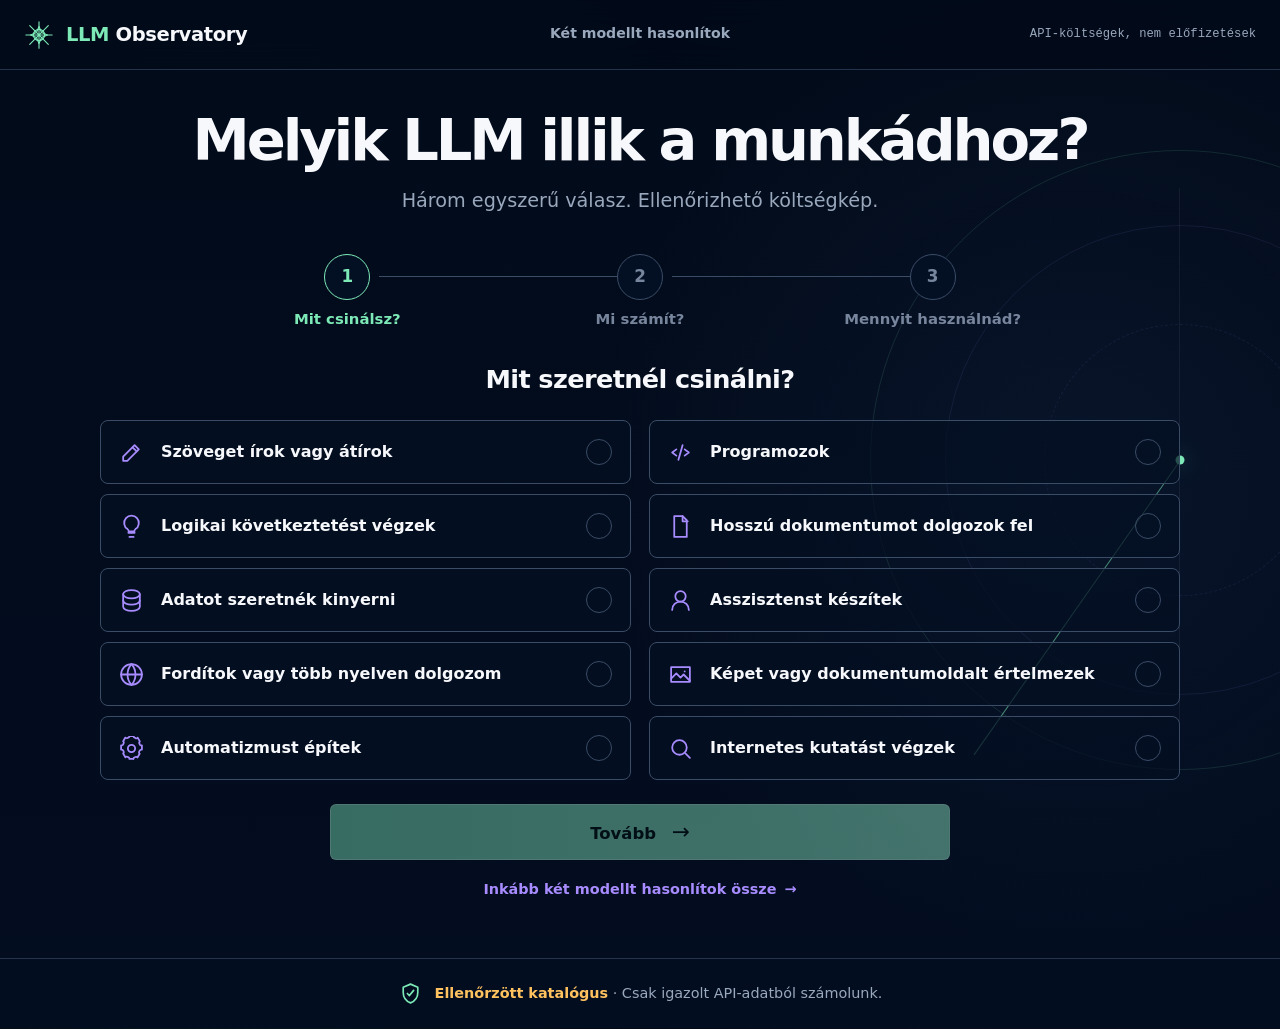
<file: public/index.html>
<!doctype html>
<html lang="hu">
  <head>
    <meta charset="utf-8">
    <meta name="viewport" content="width=device-width, initial-scale=1">
    <meta name="description" content="Ellenőrizhető, forrásolt LLM API-költség összehasonlítás ellenőrzött adatokon.">
    <title>LLM Observatory</title>
    <link rel="icon" href="./favicon.svg" type="image/svg+xml">
    <link rel="stylesheet" href="./styles.css?v=gate-5c">
  </head>
  <body>
    <a class="skip-link" href="#main">Ugrás a tartalomra</a>
    <header class="app-header">
      <a class="brand" href="#task" aria-label="LLM Observatory – modellválasztó">
        <svg class="brand-mark" viewBox="0 0 32 32" aria-hidden="true"><path d="M16 2v28M2 16h28M6.1 6.1l19.8 19.8M25.9 6.1 6.1 25.9"/><circle cx="16" cy="16" r="6"/><path d="m16 7 2.7 6.3L25 16l-6.3 2.7L16 25l-2.7-6.3L7 16l6.3-2.7L16 7Z"/></svg>
        <span><strong>LLM</strong> Observatory</span>
      </a>
      <nav class="quiet-nav" aria-label="Alkalmazásmód">
        <a href="#task" data-route-link="task">Modellt választok</a>
        <a href="#compare" data-route-link="compare">Két modellt hasonlítok</a>
      </nav>
      <div class="header-status">
        <span>API-költségek, nem előfizetések</span>
        <span class="sr-only" id="headerCoverage">Adatok betöltése…</span>
      </div>
    </header>

    <main id="main">
      <section class="route" id="compareRoute" data-route="compare" aria-labelledby="compareTitle">
        <div class="page-shell">
          <div class="hero-copy">
            <p class="eyebrow">Azonos profil · ellenőrzött árrekordok</p>
            <h1 id="compareTitle">Két modell. Egy használati profil. Tiszta költségkülönbség.</h1>
          </div>

          <section class="control-panel" aria-label="Összehasonlítás beállításai">
            <div class="model-selectors">
              <label class="model-selector model-a" for="modelA">
                <span>A · Modell</span>
                <select id="modelA"></select>
                <small id="modelAId">API ID</small>
              </label>
              <label class="model-selector model-b" for="modelB">
                <span>B · Modell</span>
                <select id="modelB"></select>
                <small id="modelBId">API ID</small>
              </label>
            </div>
            <button class="primary-action" id="compareButton" type="button" aria-describedby="compareHelp">Összehasonlítás indítása</button>
            <p class="form-help" id="compareHelp">Direct · standard · szöveg · cache nélkül · USD</p>

            <div class="profile-summary" aria-label="Aktív összehasonlítási profil">
              <span>Használati profil:</span>
              <strong><span id="compareRunsSummary">10 000</span> futás / hó</strong>
              <strong><span id="compareInputSummary">8 000</span> input token / futás</strong>
              <strong><span id="compareOutputSummary">2 000</span> output token / futás</strong>
              <strong>Cache: nem</strong>
              <strong>Mód: Standard · direct</strong>
              <strong>Deviza: USD</strong>
            </div>

            <details class="advanced-settings" id="compareSettings">
              <summary>Speciális beállítások</summary>
              <div class="profile-form">
                <label for="compareRuns">Futás / hó<input id="compareRuns" type="number" min="1" step="1" value="10000" inputmode="numeric"></label>
                <label for="compareInput">Input token / futás<input id="compareInput" type="number" min="0" step="1" value="8000" inputmode="numeric"></label>
                <label for="compareOutput">Output token / futás<input id="compareOutput" type="number" min="0" step="1" value="2000" inputmode="numeric"></label>
              </div>
            </details>
          </section>

          <p class="refresh-notice" id="compareDirty" role="status" hidden>A beállítások megváltoztak. Indíts új összehasonlítást a friss eredményhez.</p>

          <section class="result-canvas" id="compareCanvas" aria-labelledby="comparisonHeading">
            <header class="result-heading">
              <div>
                <p class="eyebrow">Ugyanaz az öt kérdés mindkét modellnél</p>
                <h2 id="comparisonHeading" tabindex="-1">Összehasonlítás</h2>
              </div>
              <p class="coverage" id="comparisonCoverage">Nincs még számítás</p>
            </header>
            <div class="model-result-grid compare-results" id="compareResults"></div>
            <details class="technical-details" id="compareTechnical">
              <summary>Technikai részletek és források</summary>
              <div class="provenance-grid" id="compareProvenance"></div>
            </details>
          </section>
        </div>

        <footer class="trust-strip">
          <span><strong>Ellenőrzött katalógus</strong> · 15 összehasonlítható modell</span>
          <span>Lejárt ár nem használható</span>
          <details><summary>Módszertan</summary><p>Csak current, rekordszinten ellenőrzött direct standard text input/output ár számolhat. Nincs benchmark vagy minőségi pontszám.</p></details>
        </footer>
      </section>

      <section class="route advisor-route" id="taskRoute" data-route="task" aria-labelledby="taskTitle" hidden>
        <div class="compass-field" aria-hidden="true"><span></span><span></span><span></span></div>
        <div class="advisor-shell">
          <section id="advisorFlow">
            <header class="advisor-hero">
              <p class="mobile-step" id="mobileStep">1 / 3</p>
              <h1 id="taskTitle" tabindex="-1">Melyik LLM illik a munkádhoz?</h1>
              <p>Három egyszerű válasz. Ellenőrizhető költségkép.</p>
            </header>

            <ol class="flow-progress" aria-label="Háromlépéses modellválasztás">
              <li class="is-current" data-progress-step="1"><span>1</span><strong>Mit csinálsz?</strong></li>
              <li data-progress-step="2"><span>2</span><strong>Mi számít?</strong></li>
              <li data-progress-step="3"><span>3</span><strong>Mennyit használnád?</strong></li>
            </ol>

            <form class="advisor-form" id="advisorForm">
              <fieldset class="advisor-step" data-advisor-step="1">
                <legend>Mit szeretnél csinálni?</legend>
                <div class="choice-grid task-choice-grid" id="taskChoices"></div>
              </fieldset>

              <fieldset class="advisor-step" data-advisor-step="2" hidden>
                <legend>Mi a legfontosabb?</legend>
                <p class="step-help">Ha nem tudod, semmi gond. A kiegyensúlyozott út az alapbeállítás.</p>
                <div class="choice-grid priority-choice-grid" id="priorityChoices"></div>
              </fieldset>

              <fieldset class="advisor-step" data-advisor-step="3" hidden>
                <legend>Körülbelül mennyit használnád?</legend>
                <p class="step-help" id="usageSummary">A mintaszámítást a választott feladathoz igazítjuk.</p>
                <div class="choice-grid usage-choice-grid" id="usageChoices"></div>
                <details class="assumption-details" id="taskSettings">
                  <summary>Pontosítom a használatot</summary>
                  <div class="assumption-form">
                    <label for="taskRuns">Kérések havonta<input id="taskRuns" type="number" min="1" step="1" value="600" inputmode="numeric"></label>
                    <label for="taskInput">Beküldött szöveg hossza<input id="taskInput" type="number" min="0" step="1" value="800" inputmode="numeric"><small>token / kérés</small></label>
                    <label for="taskOutput">Válasz hossza<input id="taskOutput" type="number" min="0" step="1" value="400" inputmode="numeric"><small>token / kérés</small></label>
                  </div>
                </details>
              </fieldset>

              <div class="advisor-actions">
                <button class="secondary-action" id="advisorBack" type="button" hidden>Vissza</button>
                <button class="primary-action advisor-next" id="advisorNext" type="button">Tovább <span aria-hidden="true">→</span></button>
              </div>
              <a class="compare-shortcut" href="#compare">Inkább két modellt hasonlítok össze <span aria-hidden="true">→</span></a>
            </form>
          </section>

          <section class="advisor-results" id="advisorResults" aria-labelledby="taskResultsHeading" hidden>
            <header class="advisor-results-heading">
              <h1 id="taskResultsHeading" tabindex="-1">Ezt a három lehetőséget nézd meg.</h1>
              <p>A válaszaid alapján. Röviden, érthetően.</p>
            </header>
            <div class="answer-summary" id="answerSummary" aria-label="A megadott válaszok"></div>
            <p class="result-notice" id="taskHelp" role="status"></p>
            <div id="taskResults"></div>
            <div class="advisor-result-actions">
              <button class="secondary-action" id="modifyAnswers" type="button">Válaszok módosítása</button>
              <a class="secondary-action" href="#compare">Két modellt hasonlítok össze</a>
            </div>
          </section>
        </div>

        <footer class="advisor-trust">
          <svg viewBox="0 0 24 24" aria-hidden="true"><path d="M12 3 5 6v5c0 4.6 2.8 8.3 7 10 4.2-1.7 7-5.4 7-10V6l-7-3Z"/><path d="m9 12 2 2 4-5"/></svg>
          <span><strong>Ellenőrzött katalógus</strong> · Csak igazolt API-adatból számolunk.</span>
        </footer>
      </section>

      <section class="load-error" id="loadError" hidden aria-labelledby="loadErrorTitle">
        <h1 id="loadErrorTitle">A katalógus nem tölthető be</h1>
        <p id="loadErrorMessage">A katalógus biztonsági okból leállt.</p>
      </section>
      <p class="sr-only" id="liveRegion" aria-live="polite"></p>
    </main>

    <script type="module" src="./app.js?v=gate-5d"></script>
  </body>
</html>
</file>
<file: public/styles.css>
:root {
  color-scheme: dark;
  --bg: #020b1a;
  --surface: #061327;
  --surface-soft: #0a1830;
  --surface-glass: rgba(7, 16, 25, 0.8);
  --line: #24334b;
  --line-strong: #3b4c66;
  --text: #f7f8fb;
  --text-soft: #c7cfdd;
  --muted: #9aa8bd;
  --a: #7ce9b7;
  --a-soft: rgba(115, 231, 182, 0.12);
  --b: #a88cff;
  --b-soft: rgba(177, 129, 255, 0.11);
  --warning: #ffc25f;
  --danger: #ff7b7b;
  --focus: #c2ffe5;
  --font-sans: Inter, "SF Pro Display", ui-sans-serif, system-ui, sans-serif;
  --font-mono: "SFMono-Regular", "JetBrains Mono", ui-monospace, monospace;
  --content: min(1336px, calc(100vw - 104px));
  --radius: 8px;
  --fast: 140ms;
}

* { box-sizing: border-box; }

html { scroll-behavior: smooth; }

body {
  margin: 0;
  min-width: 0;
  overflow-x: hidden;
  background:
    radial-gradient(circle at 18% 25%, rgba(35, 200, 164, 0.11), transparent 30rem),
    radial-gradient(circle at 82% 26%, rgba(139, 83, 235, 0.11), transparent 32rem),
    linear-gradient(180deg, #030811 0%, var(--bg) 72%);
  color: var(--text);
  font-family: var(--font-sans);
  line-height: 1.5;
}

button, input, select { font: inherit; }
button, select, summary, a { -webkit-tap-highlight-color: transparent; }
a { color: var(--text-soft); }
a:hover { color: var(--text); }
[hidden] { display: none !important; }

:focus-visible {
  outline: 3px solid var(--focus);
  outline-offset: 3px;
}

.skip-link {
  position: fixed;
  z-index: 100;
  top: 8px;
  left: 8px;
  transform: translateY(-160%);
  padding: 10px 14px;
  border-radius: 6px;
  background: var(--text);
  color: var(--bg);
}
.skip-link:focus { transform: none; }

.app-header {
  position: sticky;
  z-index: 20;
  top: 0;
  min-height: 70px;
  display: grid;
  grid-template-columns: minmax(250px, 1fr) auto minmax(250px, 1fr);
  align-items: center;
  gap: 24px;
  padding: 10px max(24px, calc((100vw - 1336px) / 2));
  border-bottom: 1px solid var(--line);
  background: rgba(2, 11, 26, 0.9);
  backdrop-filter: blur(16px);
}

.brand {
  display: inline-flex;
  align-items: center;
  gap: 12px;
  color: var(--text);
  text-decoration: none;
  font-size: 1.22rem;
  font-weight: 790;
  letter-spacing: -0.02em;
}
.brand strong { color: var(--a); }
.brand-mark { width: 30px; height: 30px; fill: none; stroke: var(--a); stroke-width: 1.2; stroke-linecap: round; stroke-linejoin: round; }

.quiet-nav {
  display: flex;
  align-items: center;
  gap: 24px;
}

.quiet-nav a {
  min-height: 40px;
  display: inline-flex;
  align-items: center;
  padding: 0 2px;
  border-bottom: 1px solid transparent;
  color: var(--muted);
  text-decoration: none;
  font-size: 0.88rem;
  font-weight: 680;
}

.quiet-nav a[aria-current="page"] {
  display: none;
}

.header-status {
  justify-self: end;
  display: flex;
  align-items: center;
  gap: 11px;
  color: var(--muted);
  font: 0.76rem/1.3 var(--font-mono);
}

.route { min-height: calc(100vh - 72px); }
.page-shell { width: var(--content); margin-inline: auto; padding: 32px 0 28px; }

.hero-copy { text-align: center; }
.eyebrow {
  margin: 0 0 7px;
  color: var(--muted);
  font: 0.74rem/1.4 var(--font-mono);
  letter-spacing: 0.1em;
  text-transform: uppercase;
}

h1, h2, h3, p { margin-top: 0; }
h1 {
  max-width: 1240px;
  margin: 0 auto;
  font-size: clamp(2.2rem, 2.65vw, 2.65rem);
  line-height: 1.05;
  letter-spacing: -0.04em;
}
h2 { margin-bottom: 0; font-size: 1.4rem; letter-spacing: -0.025em; }
h3 { margin-bottom: 0; }

.control-panel {
  display: grid;
  gap: 10px;
  margin-top: 20px;
  padding: 20px 22px 0;
  border: 1px solid rgba(32, 48, 60, 0.62);
  background: linear-gradient(100deg, rgba(9, 35, 38, 0.58), rgba(8, 13, 28, 0.8) 52%, rgba(25, 17, 44, 0.55));
  box-shadow: 0 24px 70px rgba(0, 0, 0, 0.22);
}

.model-selectors {
  display: grid;
  grid-template-columns: repeat(2, minmax(0, 1fr));
  gap: 72px;
}

.model-selector {
  min-width: 0;
  display: grid;
  gap: 7px;
}

.model-selector > span {
  font-size: 0.92rem;
  font-weight: 760;
}
.model-selector.model-a > span { color: var(--a); }
.model-selector.model-b > span { color: var(--b); }

.model-selector small {
  overflow: hidden;
  color: var(--muted);
  font: 0.7rem/1.3 var(--font-mono);
  text-overflow: ellipsis;
  white-space: nowrap;
}

select, input[type="number"] {
  width: 100%;
  min-height: 50px;
  border: 1px solid var(--line-strong);
  border-radius: var(--radius);
  background: rgba(4, 10, 17, 0.86);
  color: var(--text);
  padding: 10px 14px;
}
.model-a select { border-color: rgba(115, 231, 182, 0.68); }
.model-b select { border-color: rgba(177, 129, 255, 0.68); }

.primary-action {
  width: min(372px, 100%);
  min-height: 46px;
  justify-self: center;
  border: 1px solid rgba(194, 255, 229, 0.72);
  border-radius: 6px;
  background: linear-gradient(90deg, #75ddb2, #8ee9c4);
  color: #02110b;
  padding: 10px 22px;
  font-weight: 820;
  cursor: pointer;
  transition: filter var(--fast), transform var(--fast), box-shadow var(--fast);
}
.primary-action:hover:not(:disabled) { filter: brightness(1.08); box-shadow: 0 0 28px rgba(115, 231, 182, 0.18); }
.primary-action:active:not(:disabled) { transform: translateY(1px); }
.primary-action:disabled { cursor: not-allowed; opacity: 0.46; }

.form-help {
  margin: -7px 0 0;
  color: var(--muted);
  text-align: center;
  font-size: 0.78rem;
}
.form-help.error { color: var(--danger); }

.profile-summary {
  min-height: 52px;
  display: flex;
  align-items: center;
  justify-content: center;
  flex-wrap: wrap;
  gap: 8px 26px;
  margin-top: 4px;
  border-block: 1px solid var(--line);
  color: var(--muted);
  font-size: 0.79rem;
}
.profile-summary strong { color: var(--text-soft); font-weight: 560; white-space: nowrap; }

.advanced-settings,
.technical-details {
  color: var(--text-soft);
}

.advanced-settings > summary,
.technical-details > summary,
.trust-strip summary {
  min-height: 46px;
  display: flex;
  align-items: center;
  justify-content: center;
  cursor: pointer;
  color: var(--text-soft);
  font-weight: 640;
}

.advanced-settings[open] { padding-bottom: 20px; }
.profile-form { display: grid; grid-template-columns: repeat(3, minmax(0, 1fr)); gap: 14px; }
.profile-form label {
  display: grid;
  gap: 6px;
  color: var(--text-soft);
  font-size: 0.8rem;
  font-weight: 650;
}

.refresh-notice {
  margin: 18px 0 0;
  padding: 14px 16px;
  border: 1px solid rgba(255, 194, 95, 0.52);
  background: rgba(255, 194, 95, 0.07);
  color: #ffe2ad;
  text-align: center;
}

.advisor-route {
  position: relative;
  isolation: isolate;
  overflow: hidden;
  background:
    radial-gradient(circle at 84% 42%, rgba(56, 93, 156, 0.11), transparent 30rem),
    linear-gradient(180deg, #020b1a 0%, #030d20 100%);
}

.advisor-shell {
  position: relative;
  z-index: 2;
  width: min(1220px, calc(100vw - 72px));
  min-height: calc(100vh - 140px);
  margin-inline: auto;
  padding: 42px 0 46px;
}

.compass-field {
  position: absolute;
  z-index: 1;
  top: 80px;
  right: -210px;
  width: 620px;
  height: 620px;
  border: 1px solid rgba(124, 233, 183, 0.12);
  border-radius: 50%;
  pointer-events: none;
}
.compass-field::before,
.compass-field::after,
.compass-field span {
  content: "";
  position: absolute;
  inset: 12%;
  border: 1px solid rgba(168, 140, 255, 0.09);
  border-radius: 50%;
}
.compass-field::after { inset: 28%; border-style: dashed; }
.compass-field span:nth-child(1) { inset: 50% -22% auto 50%; width: 1px; height: 360px; border: 0; border-left: 1px solid rgba(124, 233, 183, 0.55); border-radius: 0; transform: rotate(35deg); transform-origin: top; }
.compass-field span:nth-child(2) { inset: 50% auto auto 50%; width: 9px; height: 9px; border: 0; background: var(--a); box-shadow: 0 0 20px rgba(124, 233, 183, 0.4); transform: translate(-50%, -50%); }
.compass-field span:nth-child(3) { inset: 6% 50% auto auto; width: 1px; height: 88%; border: 0; border-left: 1px solid rgba(255,255,255,0.055); border-radius: 0; }

.advisor-hero,
.advisor-results-heading { text-align: center; }
.advisor-hero h1,
.advisor-results-heading h1 {
  max-width: 900px;
  margin: 0 auto;
  font-size: clamp(2.65rem, 4.5vw, 4.1rem);
  line-height: 1.02;
  letter-spacing: -0.055em;
}
.advisor-results-heading h1 { max-width: 1200px; font-size: clamp(2.65rem, 3.7vw, 3.55rem); }
.advisor-hero > p:not(.mobile-step),
.advisor-results-heading > p {
  margin: 16px 0 0;
  color: var(--muted);
  font-size: clamp(1rem, 1.5vw, 1.24rem);
}
.mobile-step { display: none; }

.flow-progress {
  width: min(820px, 100%);
  display: grid;
  grid-template-columns: repeat(3, 1fr);
  gap: 58px;
  margin: 38px auto 30px;
  padding: 0;
  list-style: none;
}
.flow-progress li {
  position: relative;
  display: grid;
  justify-items: center;
  gap: 8px;
  color: #78869d;
  text-align: center;
}
.flow-progress li:not(:last-child)::after {
  content: "";
  position: absolute;
  top: 22px;
  left: calc(50% + 32px);
  width: calc(100% + 26px);
  height: 1px;
  background: var(--line-strong);
}
.flow-progress span {
  position: relative;
  z-index: 1;
  width: 46px;
  height: 46px;
  display: grid;
  place-items: center;
  border: 1px solid var(--line-strong);
  border-radius: 50%;
  background: #031024;
  font-size: 1.05rem;
  font-weight: 760;
}
.flow-progress strong { font-size: 0.93rem; font-weight: 620; }
.flow-progress .is-current,
.flow-progress .is-complete { color: var(--a); }
.flow-progress .is-current span,
.flow-progress .is-complete span { border-color: var(--a); }
.flow-progress .is-complete span { background: var(--a); color: #031024; }
.flow-progress .is-complete:not(:last-child)::after { background: var(--a); }

.advisor-form { width: min(1080px, 100%); margin-inline: auto; }
.advisor-step { min-width: 0; margin: 0; padding: 0; border: 0; }
.advisor-step legend {
  width: 100%;
  margin-bottom: 22px;
  color: var(--text);
  text-align: center;
  font-size: clamp(1.45rem, 2vw, 1.85rem);
  font-weight: 760;
  letter-spacing: -0.025em;
}
.step-help { max-width: 660px; margin: -12px auto 22px; color: var(--muted); text-align: center; }
.choice-grid { display: grid; gap: 10px 18px; }
.task-choice-grid { grid-template-columns: repeat(2, minmax(0, 1fr)); }
.priority-choice-grid { grid-template-columns: repeat(2, minmax(0, 1fr)); }
.usage-choice-grid { grid-template-columns: repeat(3, minmax(0, 1fr)); }
.choice-option {
  position: relative;
  min-width: 0;
  min-height: 64px;
  display: flex;
  align-items: center;
  gap: 17px;
  padding: 11px 18px;
  border: 1px solid var(--line-strong);
  border-radius: 8px;
  background: rgba(3, 15, 34, 0.7);
  cursor: pointer;
  transition: border-color 180ms ease, background 180ms ease, transform 180ms ease, box-shadow 180ms ease;
}
.choice-option:hover { border-color: rgba(124, 233, 183, 0.58); background: rgba(6, 25, 48, 0.82); transform: translateY(-1px); }
.choice-option:has(input:focus-visible) { outline: 3px solid var(--focus); outline-offset: 3px; }
.choice-option:has(input:checked) { border-color: var(--a); background: rgba(12, 42, 58, 0.62); box-shadow: inset 3px 0 0 var(--a), 0 0 26px rgba(124, 233, 183, 0.06); }
.choice-option input { position: absolute; width: 1px; height: 1px; overflow: hidden; opacity: 0; pointer-events: none; }
.choice-option > svg { flex: 0 0 25px; width: 25px; height: 25px; fill: none; stroke: var(--b); stroke-width: 1.7; stroke-linecap: round; stroke-linejoin: round; }
.choice-option:has(input:checked) > svg { stroke: var(--a); }
.choice-copy { min-width: 0; display: grid; gap: 3px; }
.choice-copy strong { font-size: 1rem; line-height: 1.25; font-weight: 680; }
.choice-copy small { color: var(--muted); font-size: 0.79rem; line-height: 1.35; }
.choice-check {
  width: 26px;
  height: 26px;
  display: grid;
  flex: 0 0 26px;
  place-items: center;
  margin-left: auto;
  border: 1px solid var(--line-strong);
  border-radius: 50%;
  color: transparent;
  font-size: 0.86rem;
}
.choice-option:has(input:checked) .choice-check { border-color: var(--a); background: var(--a); color: #031024; }

.advisor-actions {
  width: min(620px, 100%);
  display: flex;
  justify-content: center;
  gap: 12px;
  margin: 24px auto 0;
}
.advisor-next { flex: 1; min-height: 56px; font-size: 1.03rem; }
.advisor-next span { margin-left: 10px; font-size: 1.35rem; font-weight: 480; }
.secondary-action {
  min-height: 52px;
  display: inline-flex;
  align-items: center;
  justify-content: center;
  border: 1px solid var(--line-strong);
  border-radius: 8px;
  background: rgba(3, 15, 34, 0.66);
  color: var(--text);
  padding: 10px 20px;
  text-decoration: none;
  font-weight: 680;
  cursor: pointer;
}
.secondary-action:hover { border-color: var(--a); background: rgba(8, 28, 48, 0.9); }
.compare-shortcut { min-height: 44px; display: flex; align-items: center; justify-content: center; margin: 8px auto 0; color: var(--b); text-decoration: none; font-size: 0.9rem; font-weight: 670; }
.compare-shortcut span { margin-left: 8px; }

.assumption-details { width: min(860px, 100%); margin: 18px auto 0; border-block: 1px solid var(--line); }
.assumption-details summary { min-height: 50px; display: flex; align-items: center; justify-content: center; color: var(--text-soft); cursor: pointer; font-weight: 650; }
.assumption-form { display: grid; grid-template-columns: repeat(3, minmax(0, 1fr)); gap: 14px; padding: 0 0 18px; }
.assumption-form label { display: grid; gap: 6px; color: var(--text-soft); font-size: 0.82rem; font-weight: 650; }
.assumption-form small { color: var(--muted); font-weight: 480; }

.advisor-results { scroll-margin-top: 92px; }
.advisor-results-heading { margin-bottom: 24px; }
.answer-summary {
  width: min(840px, 100%);
  display: grid;
  grid-template-columns: repeat(3, 1fr);
  margin: 0 auto 28px;
  border: 1px solid var(--line-strong);
  border-radius: 999px;
  overflow: hidden;
}
.answer-summary span { min-width: 0; padding: 12px 16px; color: var(--text-soft); text-align: center; font-size: 0.84rem; overflow: hidden; text-overflow: ellipsis; white-space: nowrap; }
.answer-summary span + span { border-left: 1px solid var(--line); }
.answer-summary span::before { content: "✓"; display: inline-grid; width: 22px; height: 22px; place-items: center; margin-right: 9px; border: 1px solid var(--a); border-radius: 50%; color: var(--a); font-size: 0.72rem; }
.result-notice { max-width: 860px; margin: 0 auto 18px; color: var(--muted); text-align: center; font-size: 0.88rem; }
.advisor-primary-result {
  display: grid;
  grid-template-columns: 0.95fr 1.25fr 0.9fr;
  gap: 28px;
  padding: 30px 34px 22px;
  border: 1px solid var(--a);
  border-left-width: 7px;
  border-radius: 10px;
  background: rgba(3, 15, 34, 0.72);
  box-shadow: 0 28px 80px rgba(0, 0, 0, 0.2);
}
.result-label { margin: 0 0 8px; color: var(--a); font-size: 0.86rem; font-weight: 700; }
.advisor-result-identity h2 { margin: 0; font-size: clamp(1.65rem, 2.4vw, 2.25rem); line-height: 1.08; letter-spacing: -0.035em; }
.provider-name { margin: 8px 0 0; color: var(--muted); }
.advisor-result-explanation { align-self: center; padding-inline: 10px 28px; border-right: 1px solid var(--line); }
.advisor-result-explanation p { position: relative; margin: 0; padding-left: 26px; color: var(--text-soft); font-size: 0.92rem; }
.advisor-result-explanation p + p { margin-top: 16px; }
.advisor-result-explanation p::before { position: absolute; left: 0; color: var(--a); font-weight: 800; }
.positive-reason::before { content: "✓"; }
.caution-reason::before { content: "△"; color: var(--b) !important; }
.advisor-result-cost { display: grid; align-content: center; gap: 6px; }
.advisor-result-cost small { color: var(--text-soft); }
.advisor-result-cost strong { color: var(--a); font-size: clamp(1.45rem, 2vw, 2rem); line-height: 1.1; font-variant-numeric: tabular-nums; }
.advisor-result-cost > span { color: var(--muted); font-size: 0.78rem; }
.advisor-result-cost .api-link { min-height: 48px; justify-content: center; margin-top: 10px; border-radius: 7px; background: var(--a); color: #031024; padding: 8px 16px; text-decoration: none; }
.advisor-result-cost .quickstart-link { min-height: 38px; display: inline-flex; align-items: center; justify-content: center; color: var(--a); text-decoration: none; font-size: 0.82rem; font-weight: 700; }
.result-why { grid-column: 1 / -1; border-top: 1px solid var(--line); color: var(--text-soft); }
.result-why summary { min-height: 44px; display: inline-flex; align-items: center; color: var(--a); cursor: pointer; font-weight: 650; }
.result-why p { margin: 0 0 4px; color: var(--muted); font-size: 0.82rem; }
.advisor-alternatives { margin-top: 12px; }
.advisor-secondary-result {
  display: grid;
  grid-template-columns: minmax(260px, 1fr) minmax(210px, 0.75fr) auto;
  align-items: center;
  gap: 24px;
  min-height: 104px;
  padding: 18px 32px;
  border-bottom: 1px solid var(--line);
}
.advisor-secondary-result h3 { font-size: 1.25rem; }
.advisor-secondary-result div > span { color: var(--muted); font-size: 0.8rem; }
.advisor-secondary-result > p { margin: 0; color: var(--text-soft); font-size: 1.05rem; font-weight: 700; }
.advisor-secondary-result .api-link { min-height: 44px; color: var(--a); text-decoration: none; }
.benchmark-notice {
  max-width: 1040px;
  margin: 0 auto 18px;
  padding: 24px 28px;
  border: 1px solid var(--line-strong);
  border-left: 5px solid var(--a);
  border-radius: 10px;
  background: linear-gradient(135deg, rgba(123, 240, 194, 0.08), rgba(3, 15, 34, 0.72));
}
.benchmark-notice h2 { margin: 0 0 7px; font-size: clamp(1.35rem, 2vw, 1.8rem); }
.benchmark-notice p { margin: 7px 0; color: var(--text-soft); line-height: 1.5; }
.benchmark-notice .benchmark-edition { color: var(--a); font-weight: 760; }
.benchmark-notice .benchmark-caveat { color: #ffe2ad; }
.benchmark-notice .benchmark-filter-note { color: var(--text); font-weight: 700; }
.benchmark-notice .benchmark-warning { color: var(--warning); font-weight: 700; }
.benchmark-notice > small { display: block; margin-top: 10px; color: var(--muted); }
.benchmark-links { display: flex; flex-wrap: wrap; gap: 4px 22px; margin-top: 8px; }
.benchmark-links .text-link { min-height: 36px; color: var(--a); font-size: 0.82rem; }
.advisor-quality-result {
  display: grid;
  grid-template-columns: minmax(190px, 0.85fr) minmax(150px, 0.55fr) minmax(240px, 1.05fr) minmax(240px, 0.95fr);
  align-items: center;
  gap: 24px;
  padding: 22px 28px;
  border-bottom: 1px solid var(--line);
  background: rgba(3, 15, 34, 0.52);
}
.advisor-quality-result.is-primary {
  padding-block: 28px;
  border: 1px solid var(--a);
  border-left-width: 7px;
  border-radius: 10px 10px 0 0;
  background: rgba(3, 15, 34, 0.76);
  box-shadow: 0 24px 70px rgba(0, 0, 0, 0.18);
}
.quality-result-identity h2, .quality-result-identity h3 { margin: 0; letter-spacing: -0.025em; }
.quality-result-identity h2 { font-size: clamp(1.55rem, 2.2vw, 2.05rem); }
.quality-result-identity h3 { font-size: 1.2rem; }
.quality-score { display: grid; gap: 6px; }
.quality-score strong { color: var(--a); font-size: clamp(1.5rem, 2.2vw, 2rem); font-variant-numeric: tabular-nums; }
.quality-score span { color: var(--muted); font: 0.72rem/1.35 var(--font-mono); overflow-wrap: anywhere; }
.quality-explanation { padding-right: 20px; border-right: 1px solid var(--line); }
.quality-explanation p { position: relative; margin: 0; padding-left: 24px; color: var(--text-soft); font-size: 0.86rem; line-height: 1.45; }
.quality-explanation p + p { margin-top: 10px; }
.quality-explanation p::before { position: absolute; left: 0; color: var(--a); font-weight: 800; }
.quality-cost { display: grid; gap: 6px; align-content: center; }
.quality-cost > small, .quality-cost > span { color: var(--muted); font-size: 0.75rem; }
.quality-cost > strong { color: var(--text); font-size: 1.12rem; font-variant-numeric: tabular-nums; }
.quality-cost .unavailable-cost { color: #ffe2ad; font-size: 0.95rem; line-height: 1.35; }
.benchmark-cost-disclaimer { margin: 4px 0; color: var(--muted); font-size: 0.72rem; line-height: 1.4; }
.quality-cost .api-link { min-height: 42px; justify-content: center; margin-top: 4px; border: 1px solid var(--a); border-radius: 7px; color: var(--a); padding: 7px 12px; text-decoration: none; }
.quality-cost .quickstart-link { min-height: 34px; display: inline-flex; align-items: center; justify-content: center; color: var(--a); text-decoration: none; font-size: 0.78rem; font-weight: 700; }
.benchmark-details .text-link { min-height: 38px; color: var(--a); font-size: 0.82rem; }
.evidence-notice { max-width: 900px; margin: 0 auto 22px; padding: 28px 30px; border: 1px solid var(--warning); border-radius: 10px; background: linear-gradient(135deg, rgba(255, 194, 95, 0.08), rgba(3, 15, 34, 0.72)); box-shadow: 0 24px 70px rgba(0, 0, 0, 0.18); }
.evidence-notice h2 { margin: 0 0 12px; font-size: clamp(1.45rem, 2.4vw, 2rem); }
.evidence-notice p { margin: 8px 0; color: var(--text-soft); line-height: 1.55; }
.evidence-notice strong { display: block; margin-top: 16px; color: #ffe2ad; }
.compact-price-list { max-width: 1000px; margin: 0 auto; border: 1px solid var(--line-strong); border-radius: 10px; background: rgba(3, 15, 34, 0.58); overflow: hidden; }
.compact-price-list > summary { min-height: 58px; display: flex; align-items: center; justify-content: center; padding: 12px 22px; color: var(--a); cursor: pointer; font-weight: 760; }
.compact-price-list[open] > summary { border-bottom: 1px solid var(--line); }
.compact-price-rows { display: grid; }
.compact-price-row { min-width: 0; display: grid; grid-template-columns: minmax(220px, 1fr) minmax(170px, auto) minmax(250px, auto); align-items: center; gap: 18px; padding: 16px 22px; }
.compact-price-row + .compact-price-row { border-top: 1px solid var(--line); }
.compact-price-row > div:first-child { min-width: 0; display: grid; gap: 3px; }
.compact-price-row > div:first-child strong { overflow: hidden; text-overflow: ellipsis; }
.compact-price-row small { color: var(--muted); }
.compact-price-row > span { color: var(--text-soft); font-weight: 720; font-variant-numeric: tabular-nums; }
.compact-price-actions { display: flex; align-items: center; justify-content: flex-end; gap: 14px; }
.compact-price-actions a { color: var(--a); text-decoration: none; font-size: 0.82rem; font-weight: 680; }
.compact-price-actions .api-link { min-height: 38px; display: inline-flex; align-items: center; padding: 6px 12px; border: 1px solid var(--a); border-radius: 6px; }
.baseline-notice { max-width: 920px; margin: 0 auto 24px; padding: 18px 22px; border: 1px solid var(--warning); border-radius: 9px; background: rgba(255, 194, 95, 0.055); }
.baseline-notice strong { color: #ffe2ad; }
.baseline-notice p { margin: 7px 0 0; color: var(--text-soft); font-size: 0.9rem; }
.unsupported-result { max-width: 880px; margin: 40px auto; padding: 28px; border: 1px solid var(--warning); border-radius: 10px; background: rgba(255, 194, 95, 0.055); }
.unsupported-result h2 { margin-bottom: 12px; }
.unsupported-result p { color: var(--text-soft); }
.unsupported-result strong { color: #ffe2ad; }
.advisor-result-actions { display: flex; justify-content: center; gap: 14px; margin-top: 30px; }

.advisor-trust {
  position: relative;
  z-index: 2;
  min-height: 70px;
  display: flex;
  align-items: center;
  justify-content: center;
  gap: 12px;
  border-top: 1px solid var(--line);
  color: var(--muted);
  font-size: 0.9rem;
}
.advisor-trust svg { width: 25px; height: 25px; fill: none; stroke: var(--a); stroke-width: 1.6; stroke-linecap: round; stroke-linejoin: round; }
.advisor-trust strong { color: var(--warning); }

.result-canvas {
  margin-top: 20px;
  border: 1px solid rgba(32, 48, 60, 0.72);
  background: rgba(3, 9, 15, 0.78);
  box-shadow: 0 26px 80px rgba(0, 0, 0, 0.2);
  scroll-margin-top: 16px;
}

#compareCanvas .result-heading {
  position: absolute !important;
  width: 1px;
  height: 1px;
  padding: 0;
  margin: 0;
  overflow: hidden;
  clip: rect(0, 0, 0, 0);
  white-space: nowrap;
  border: 0;
}

.result-heading {
  min-height: 66px;
  display: flex;
  align-items: center;
  justify-content: space-between;
  gap: 20px;
  padding: 12px 28px;
  border-bottom: 1px solid var(--line);
}
.result-heading .eyebrow { margin-bottom: 2px; }
.coverage { margin: 0; color: var(--muted); font: 0.74rem/1.35 var(--font-mono); text-align: right; }

.model-result-grid { display: grid; }
.compare-results { grid-template-columns: repeat(2, minmax(0, 1fr)); }

.model-result {
  min-width: 0;
  padding: 20px 34px 18px;
  border-right: 1px solid var(--line);
}
.model-result:last-child { border-right: 0; }
.model-result-head {
  min-height: 38px;
  color: var(--a);
  font-size: 1rem;
  overflow-wrap: anywhere;
}
.model-result.tone-b .model-result-head { color: var(--b); }
.model-result.tone-neutral .model-result-head { color: var(--text); }

.result-facts { margin: 0; }
.result-field {
  min-height: 54px;
  display: grid;
  grid-template-columns: minmax(160px, 0.78fr) minmax(0, 1fr);
  align-items: center;
  gap: 14px;
  border-top: 1px solid var(--line);
}
.result-field dt { color: var(--text-soft); font-size: 0.82rem; }
.result-field dd { min-width: 0; margin: 0; overflow-wrap: anywhere; color: var(--text); font-size: 0.84rem; }
.result-field.cost dd {
  color: var(--a);
  font-size: 1.72rem;
  font-weight: 820;
  font-variant-numeric: tabular-nums;
  letter-spacing: 0.02em;
}
.result-field.cost dd small { color: var(--text-soft); font: 0.72rem/1 var(--font-mono); letter-spacing: 0; }
.tone-b .result-field.cost dd { color: var(--b); }
.result-field small { color: var(--muted); font: 0.68rem/1.3 var(--font-mono); }
.status-text { color: var(--a); font-weight: 700; }
.tone-b .status-text { color: var(--b); }
.status-text.warning { color: var(--warning); }
.status-text.danger { color: var(--danger); }
.api-link { min-height: 44px; display: inline-flex; align-items: center; color: var(--text); font-weight: 720; }
.unavailable-link { color: var(--muted); font-size: 0.78rem; }

.technical-details { border-top: 1px solid var(--line); }
.technical-details > summary { justify-content: flex-start; padding: 0 24px; }
.provenance-grid { display: grid; grid-template-columns: repeat(2, minmax(0, 1fr)); border-top: 1px solid var(--line); }
.provenance-card { min-width: 0; padding: 20px 26px; border-right: 1px solid var(--line); }
.provenance-card:last-child { border-right: 0; }
.provenance-card h3 { margin-bottom: 12px; font-size: 0.95rem; }
.provenance-list { display: grid; grid-template-columns: minmax(130px, 0.45fr) 1fr; gap: 7px 12px; margin: 0; }
.provenance-list dt { color: var(--muted); font-size: 0.75rem; }
.provenance-list dd { min-width: 0; margin: 0; overflow-wrap: anywhere; color: var(--text-soft); font: 0.72rem/1.4 var(--font-mono); }
.provenance-actions { display: flex; flex-wrap: wrap; gap: 8px 16px; margin-top: 12px; }
.text-link { min-height: 44px; display: inline-flex; align-items: center; color: var(--text); font-weight: 700; }


.trust-strip {
  min-height: 70px;
  display: flex;
  align-items: center;
  justify-content: center;
  flex-wrap: wrap;
  gap: 12px 28px;
  padding: 10px 20px;
  border-top: 1px solid var(--line);
  color: var(--muted);
  background: #02060b;
  font-size: 0.78rem;
}
.trust-strip strong { color: #ffd88f; }
.trust-strip summary { min-height: 44px; }
.trust-strip details p { width: min(620px, calc(100vw - 32px)); color: var(--text-soft); }

.load-error { width: min(720px, calc(100vw - 32px)); margin: 80px auto; padding: 24px; border: 1px solid var(--danger); background: rgba(255, 123, 123, 0.06); }
.load-error h1 { font-size: 2rem; }
.sr-only { position: absolute !important; width: 1px; height: 1px; padding: 0; margin: 0; overflow: hidden; clip: rect(0, 0, 0, 0); white-space: nowrap; border: 0; }

@media (max-width: 1120px) {
  :root { --content: min(100% - 48px, 1040px); }
  .app-header { grid-template-columns: 1fr auto; }
  .header-status { grid-column: 1 / -1; justify-self: center; }
  .model-selectors { gap: 32px; }
  .advisor-primary-result { grid-template-columns: 0.9fr 1.1fr; }
  .advisor-result-explanation { border-right: 0; }
  .advisor-result-cost { grid-column: 1 / -1; grid-template-columns: 1fr auto; align-items: center; padding-top: 20px; border-top: 1px solid var(--line); }
  .advisor-result-cost .api-link { grid-column: 2; grid-row: 1 / 4; min-width: 240px; margin: 0; }
  .advisor-quality-result { grid-template-columns: 0.8fr 0.55fr 1.15fr; }
  .quality-cost { grid-column: 1 / -1; grid-template-columns: minmax(200px, 0.7fr) 1fr auto auto; align-items: center; padding-top: 16px; border-top: 1px solid var(--line); }
  .quality-cost .api-link { min-width: 190px; margin: 0; }
  .quality-cost .quickstart-link { min-width: 140px; }
  .result-why { grid-column: 1 / -1; }
}

@media (max-width: 800px) {
  :root { --content: calc(100vw - 32px); }
  .app-header { display: flex; flex-wrap: wrap; justify-content: center; padding-inline: 16px; }
  .brand { margin-right: auto; }
  .header-status { width: 100%; justify-content: center; }
  .page-shell { padding-top: 24px; }
  .model-selectors { grid-template-columns: 1fr; gap: 16px; }
  .profile-summary { justify-content: flex-start; padding-block: 10px; }
  .compare-results, .provenance-grid { grid-template-columns: 1fr; }
  .model-result { border-right: 0; border-bottom: 1px solid var(--line); }
  .model-result:last-child { border-bottom: 0; }
  .provenance-card { border-right: 0; border-bottom: 1px solid var(--line); }
  .profile-form { grid-template-columns: 1fr; }
  .advisor-shell { width: calc(100vw - 32px); padding-top: 34px; }
  .advisor-hero h1, .advisor-results-heading h1 { font-size: clamp(2.4rem, 9vw, 3.5rem); }
  .compass-field { top: 95px; right: -300px; opacity: 0.75; }
  .flow-progress { gap: 16px; }
  .flow-progress li:not(:last-child)::after { left: calc(50% + 28px); width: calc(100% - 14px); }
  .task-choice-grid, .priority-choice-grid, .usage-choice-grid { grid-template-columns: 1fr; }
  .assumption-form { grid-template-columns: 1fr; }
  .answer-summary { grid-template-columns: 1fr; border-radius: 10px; }
  .answer-summary span { text-align: left; }
  .answer-summary span + span { border-left: 0; border-top: 1px solid var(--line); }
  .advisor-primary-result { grid-template-columns: 1fr; padding: 24px 22px 18px; }
  .advisor-result-explanation { padding: 18px 0; border-block: 1px solid var(--line); }
  .advisor-result-cost { grid-column: auto; display: grid; grid-template-columns: 1fr; padding: 0; border: 0; }
  .advisor-result-cost .api-link { grid-column: auto; grid-row: auto; min-width: 0; margin-top: 10px; }
  .result-why { grid-column: auto; }
  .advisor-secondary-result { grid-template-columns: 1fr auto; gap: 10px 18px; padding-inline: 12px; }
  .advisor-secondary-result .api-link { grid-column: 1 / -1; }
  .advisor-quality-result { grid-template-columns: 1fr 0.65fr; gap: 16px; padding-inline: 20px; }
  .quality-explanation { grid-column: 1 / -1; padding: 16px 0; border-block: 1px solid var(--line); border-right: 0; }
  .quality-cost { grid-column: 1 / -1; display: grid; grid-template-columns: 1fr; padding: 0; border: 0; }
  .quality-cost .api-link, .quality-cost .quickstart-link { min-width: 0; }
  .compact-price-row { grid-template-columns: minmax(0, 1fr) auto; }
  .compact-price-actions { grid-column: 1 / -1; justify-content: flex-start; }
}

@media (max-width: 560px) {
  .app-header { min-height: 68px; display: grid; grid-template-columns: 1fr auto; gap: 8px 12px; }
  .brand { font-size: 1rem; }
  .brand-mark { width: 26px; height: 26px; }
  .quiet-nav { display: none; }
  .header-status { grid-column: auto; width: auto; justify-content: flex-end; font: 0.72rem/1.2 var(--font-sans); }
  .header-status #headerCoverage { display: none; }
  .page-shell { padding-top: 20px; }
  h1 { font-size: 2rem; line-height: 1.08; }
  .eyebrow { font-size: 0.66rem; }
  .control-panel { margin-top: 20px; padding: 18px 14px 0; }
  .primary-action { min-height: 52px; }
  .profile-summary { gap: 8px 18px; font-size: 0.74rem; }
  .result-heading { align-items: flex-start; flex-direction: column; padding: 14px 18px; }
  .coverage { text-align: left; }
  .model-result { padding: 18px; }
  .result-field { grid-template-columns: 1fr; gap: 4px; padding: 10px 0; }
  .result-field.cost dd { font-size: 1.55rem; }
  .technical-details > summary { padding-inline: 18px; }
  .provenance-list { grid-template-columns: 1fr; }
  .trust-strip { justify-content: flex-start; }
  .advisor-shell { min-height: calc(100vh - 128px); padding: 36px 0 24px; }
  .mobile-step { display: block; margin: 0 0 22px; color: var(--a); font-size: 1.5rem; font-weight: 760; }
  .advisor-hero { text-align: left; }
  .advisor-hero h1 { font-size: clamp(2.55rem, 12vw, 3.25rem); line-height: 1.05; }
  .advisor-hero > p:not(.mobile-step) { display: none; }
  .compass-field { top: 85px; right: -330px; width: 560px; height: 560px; opacity: 0.6; }
  .flow-progress { height: 4px; display: block; margin: 34px 0 46px; border-radius: 999px; background: var(--line); overflow: hidden; }
  .flow-progress::before { content: ""; display: block; width: calc(var(--advisor-progress, 1) * 33.333%); height: 100%; background: var(--a); transition: width 220ms ease; }
  .flow-progress li { display: none; }
  .advisor-step legend { margin-bottom: 22px; text-align: left; font-size: 1.65rem; }
  .step-help { margin-top: -12px; text-align: left; }
  .choice-grid { gap: 0; border: 1px solid var(--line-strong); border-radius: 9px; overflow: hidden; }
  .choice-option { min-height: 72px; border: 0; border-radius: 0; background: rgba(3, 15, 34, 0.62); }
  .choice-option + .choice-option { border-top: 1px solid var(--line); }
  .choice-option:has(input:checked) { border: 1px solid var(--a); box-shadow: none; }
  .choice-copy strong { font-size: 1rem; }
  .choice-copy small { font-size: 0.74rem; }
  .advisor-form { padding-bottom: 154px; }
  .advisor-actions { position: fixed; z-index: 30; right: 16px; bottom: 58px; left: 16px; margin: 0; padding: 14px 0; background: linear-gradient(180deg, rgba(2,11,26,0), #020b1a 28%); }
  .advisor-actions .secondary-action { min-width: 88px; padding-inline: 12px; }
  .advisor-next { min-height: 60px; }
  .compare-shortcut { display: none; }
  .advisor-trust { position: fixed; z-index: 29; right: 0; bottom: 0; left: 0; min-height: 58px; padding: 8px 16px max(8px, env(safe-area-inset-bottom)); background: #020b1a; font-size: 0.78rem; }
  .advisor-results { padding-bottom: 68px; }
  .advisor-results-heading { text-align: left; }
  .advisor-results-heading h1 { font-size: 2.45rem; }
  .advisor-results-heading > p { font-size: 0.95rem; }
  .result-notice { text-align: left; }
  .advisor-secondary-result { grid-template-columns: 1fr; }
  .benchmark-notice { padding: 20px 17px; }
  .benchmark-links { display: grid; grid-template-columns: 1fr; }
  .advisor-quality-result, .advisor-quality-result.is-primary { grid-template-columns: 1fr; padding: 22px 18px; }
  .quality-score { padding-block: 4px; }
  .quality-explanation { grid-column: auto; }
  .quality-cost { grid-column: auto; }
  .evidence-notice { padding: 22px 18px; }
  .compact-price-row { grid-template-columns: 1fr; gap: 8px; padding: 16px; }
  .compact-price-actions { grid-column: auto; flex-wrap: wrap; }
  .compact-price-actions .api-link { width: 100%; justify-content: center; }
  .advisor-result-actions { flex-direction: column; }
  .advisor-result-actions .secondary-action { width: 100%; }
}

@media (prefers-reduced-motion: reduce) {
  html { scroll-behavior: auto; }
  *, *::before, *::after { scroll-behavior: auto !important; transition-duration: 0.01ms !important; animation-duration: 0.01ms !important; animation-iteration-count: 1 !important; }
}
</file>
